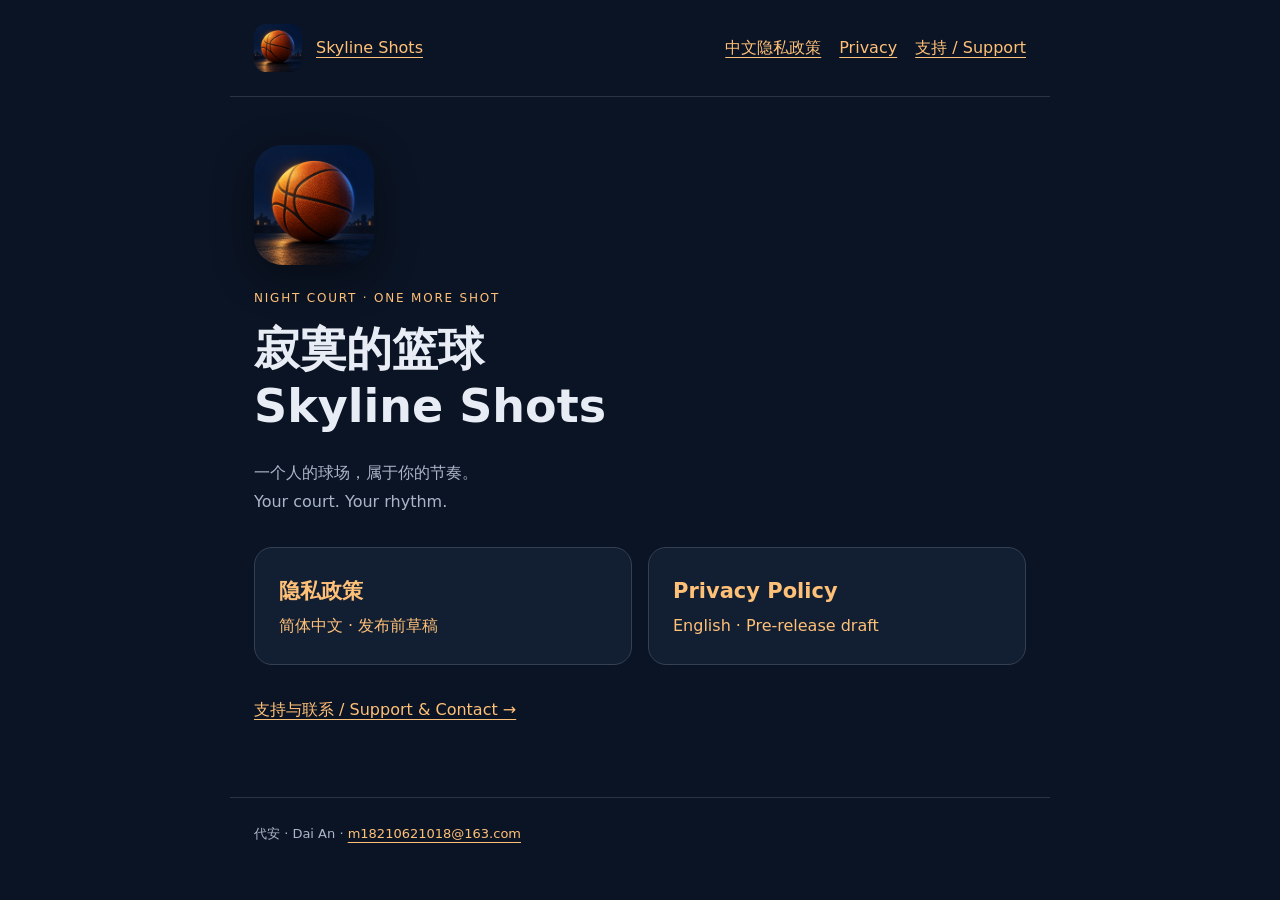
<file: index.html>
<!doctype html><html lang="zh-Hans"><head><meta charset="utf-8"><meta name="viewport" content="width=device-width,initial-scale=1"><meta name="color-scheme" content="dark"><meta name="description" content="Skyline Shots / 寂寞的篮球 — Privacy and Support"><title>寂寞的篮球 · 支持 · Skyline Shots</title><link rel="icon" href="assets/icon.png"><link rel="stylesheet" href="assets/style.css"></head><body><header><img src="assets/icon.png" alt=""><a href="index.html">Skyline Shots</a><nav aria-label="Navigation"><a href="privacy/zh/">中文隐私政策</a><a href="privacy/en/">Privacy</a><a href="support/">支持 / Support</a></nav></header><main><img class="hero" src="assets/icon.png" alt="寂寞的篮球 App 图标"><p class="eyebrow">NIGHT COURT · ONE MORE SHOT</p><h1>寂寞的篮球<br>Skyline Shots</h1><p class="muted">一个人的球场，属于你的节奏。<br>Your court. Your rhythm.</p><div class="cards"><a class="card" href="privacy/zh/"><strong>隐私政策</strong>简体中文 · 发布前草稿</a><a class="card" href="privacy/en/"><strong>Privacy Policy</strong>English · Pre-release draft</a></div><p><a href="support/">支持与联系 / Support & Contact →</a></p></main><footer>代安 · Dai An · <a href="mailto:m18210621018@163.com">m18210621018@163.com</a></footer></body></html>
</file>
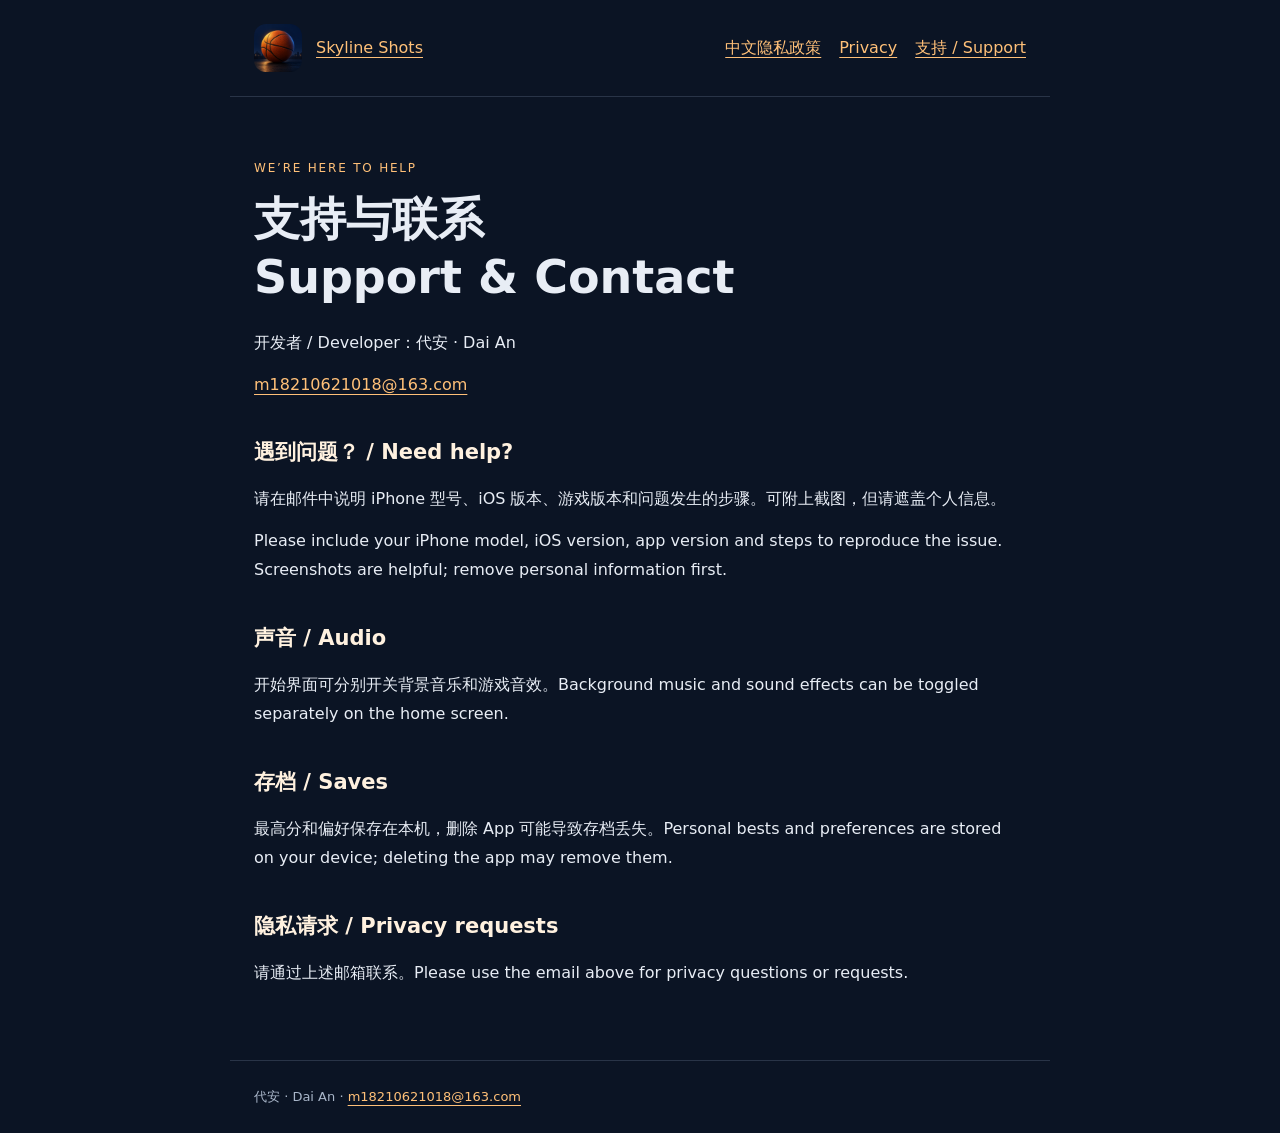
<file: support/index.html>
<!doctype html><html lang="zh-Hans"><head><meta charset="utf-8"><meta name="viewport" content="width=device-width,initial-scale=1"><meta name="color-scheme" content="dark"><meta name="description" content="Skyline Shots / 寂寞的篮球 — Privacy and Support"><title>支持 / Support · Skyline Shots</title><link rel="icon" href="../assets/icon.png"><link rel="stylesheet" href="../assets/style.css"></head><body><header><img src="../assets/icon.png" alt=""><a href="../index.html">Skyline Shots</a><nav aria-label="Navigation"><a href="../privacy/zh/">中文隐私政策</a><a href="../privacy/en/">Privacy</a><a href="../support/">支持 / Support</a></nav></header><main><p class="eyebrow">WE’RE HERE TO HELP</p><h1>支持与联系<br>Support & Contact</h1><p>开发者 / Developer：代安 · Dai An</p><p><a href="mailto:m18210621018@163.com">m18210621018@163.com</a></p><h2>遇到问题？ / Need help?</h2><p>请在邮件中说明 iPhone 型号、iOS 版本、游戏版本和问题发生的步骤。可附上截图，但请遮盖个人信息。</p><p>Please include your iPhone model, iOS version, app version and steps to reproduce the issue. Screenshots are helpful; remove personal information first.</p><h2>声音 / Audio</h2><p>开始界面可分别开关背景音乐和游戏音效。Background music and sound effects can be toggled separately on the home screen.</p><h2>存档 / Saves</h2><p>最高分和偏好保存在本机，删除 App 可能导致存档丢失。Personal bests and preferences are stored on your device; deleting the app may remove them.</p><h2>隐私请求 / Privacy requests</h2><p>请通过上述邮箱联系。Please use the email above for privacy questions or requests.</p></main><footer>代安 · Dai An · <a href="mailto:m18210621018@163.com">m18210621018@163.com</a></footer></body></html>
</file>
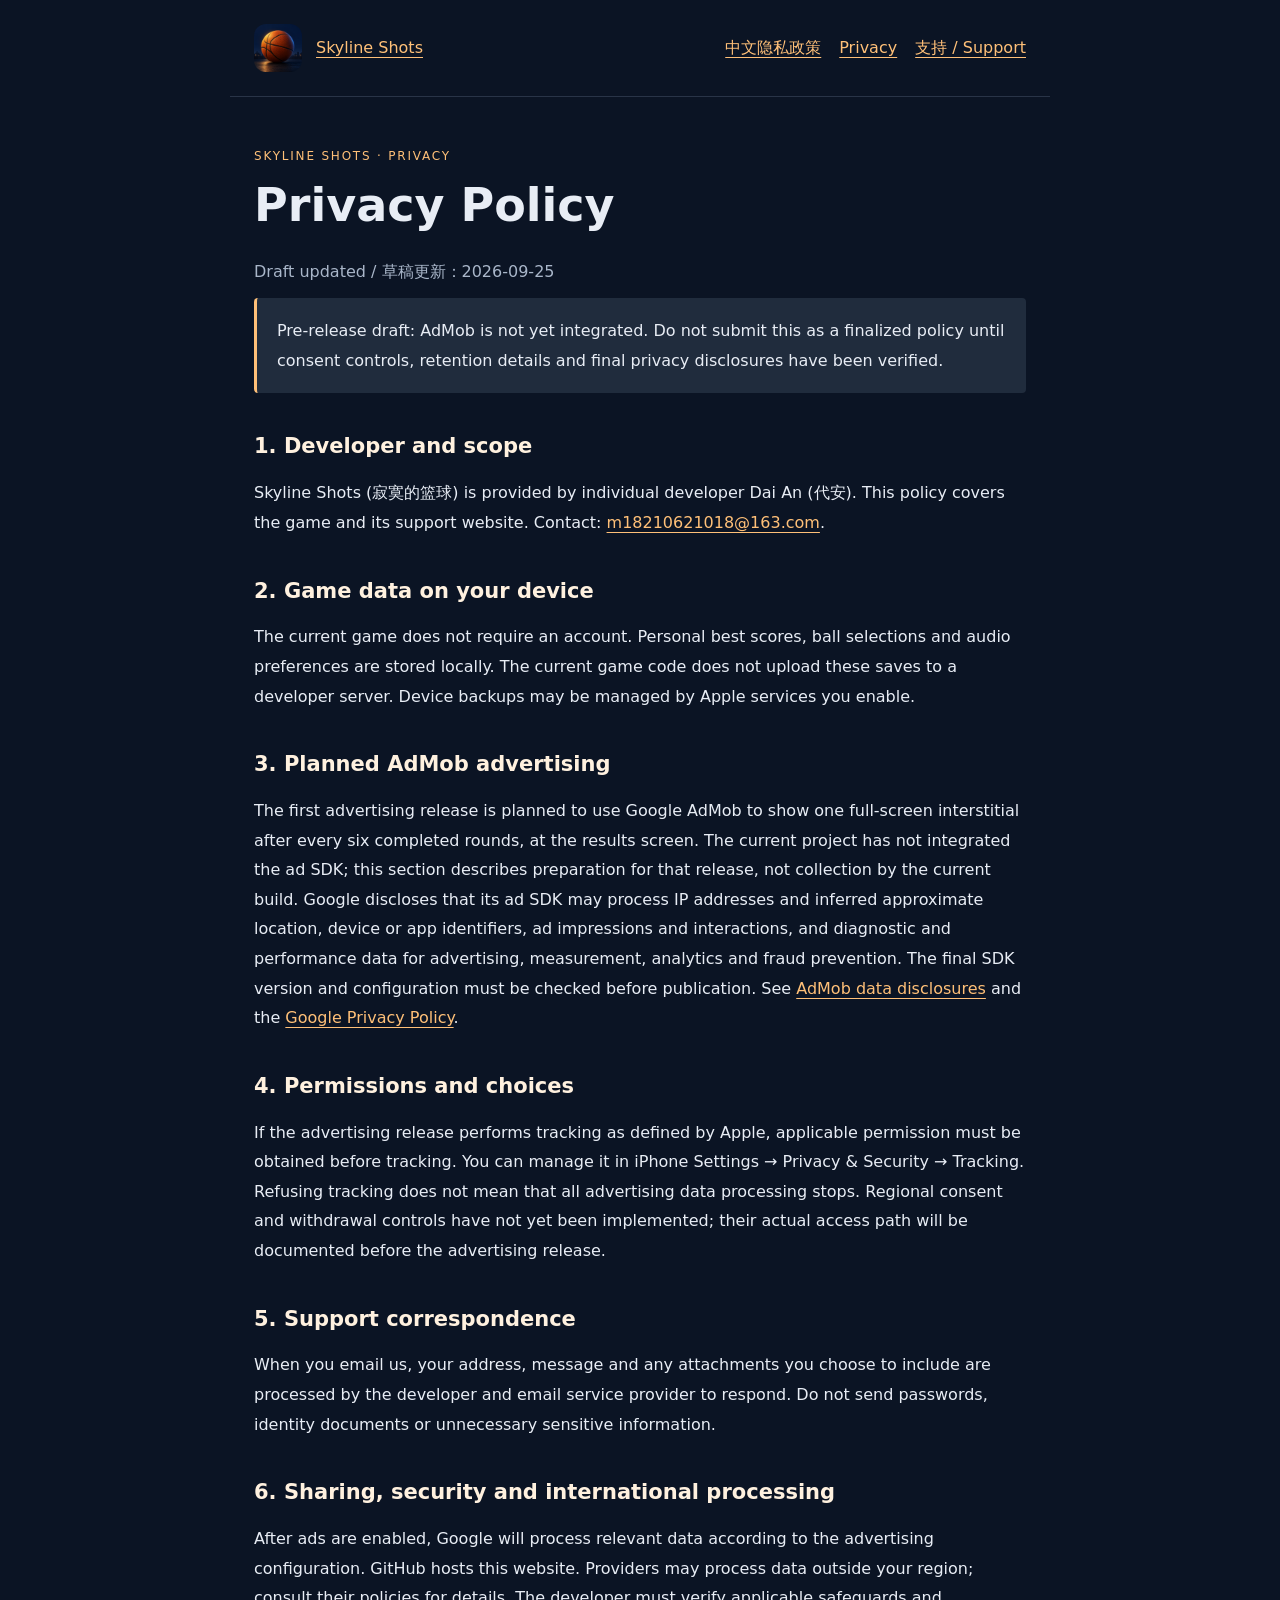
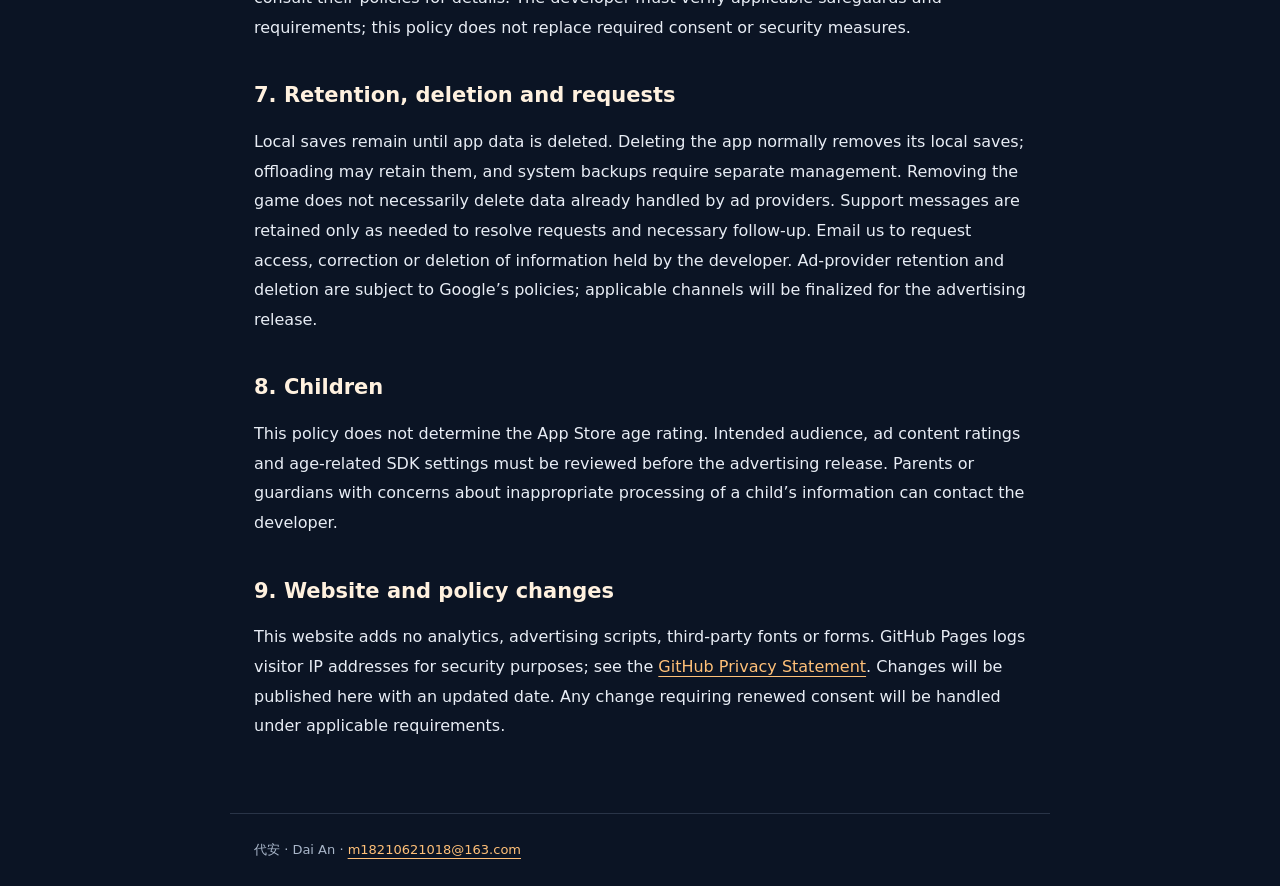
<file: privacy/en/index.html>
<!doctype html><html lang="en"><head><meta charset="utf-8"><meta name="viewport" content="width=device-width,initial-scale=1"><meta name="color-scheme" content="dark"><meta name="description" content="Skyline Shots / 寂寞的篮球 — Privacy and Support"><title>Privacy Policy · Skyline Shots</title><link rel="icon" href="../../assets/icon.png"><link rel="stylesheet" href="../../assets/style.css"></head><body><header><img src="../../assets/icon.png" alt=""><a href="../../index.html">Skyline Shots</a><nav aria-label="Navigation"><a href="../../privacy/zh/">中文隐私政策</a><a href="../../privacy/en/">Privacy</a><a href="../../support/">支持 / Support</a></nav></header><main><div class="eyebrow">SKYLINE SHOTS · PRIVACY</div><h1>Privacy Policy</h1><p class="muted">Draft updated / 草稿更新：2026-09-25</p><aside class="notice">Pre-release draft: AdMob is not yet integrated. Do not submit this as a finalized policy until consent controls, retention details and final privacy disclosures have been verified.</aside><section><h2>1. Developer and scope</h2><p>Skyline Shots (寂寞的篮球) is provided by individual developer Dai An (代安). This policy covers the game and its support website. Contact: <a href="mailto:m18210621018@163.com">m18210621018@163.com</a>.</p></section><section><h2>2. Game data on your device</h2><p>The current game does not require an account. Personal best scores, ball selections and audio preferences are stored locally. The current game code does not upload these saves to a developer server. Device backups may be managed by Apple services you enable.</p></section><section><h2>3. Planned AdMob advertising</h2><p>The first advertising release is planned to use Google AdMob to show one full-screen interstitial after every six completed rounds, at the results screen. The current project has not integrated the ad SDK; this section describes preparation for that release, not collection by the current build. Google discloses that its ad SDK may process IP addresses and inferred approximate location, device or app identifiers, ad impressions and interactions, and diagnostic and performance data for advertising, measurement, analytics and fraud prevention. The final SDK version and configuration must be checked before publication. See <a href="https://developers.google.com/admob/ios/privacy/data-disclosure">AdMob data disclosures</a> and the <a href="https://policies.google.com/privacy?hl=en">Google Privacy Policy</a>.</p></section><section><h2>4. Permissions and choices</h2><p>If the advertising release performs tracking as defined by Apple, applicable permission must be obtained before tracking. You can manage it in iPhone Settings → Privacy & Security → Tracking. Refusing tracking does not mean that all advertising data processing stops. Regional consent and withdrawal controls have not yet been implemented; their actual access path will be documented before the advertising release.</p></section><section><h2>5. Support correspondence</h2><p>When you email us, your address, message and any attachments you choose to include are processed by the developer and email service provider to respond. Do not send passwords, identity documents or unnecessary sensitive information.</p></section><section><h2>6. Sharing, security and international processing</h2><p>After ads are enabled, Google will process relevant data according to the advertising configuration. GitHub hosts this website. Providers may process data outside your region; consult their policies for details. The developer must verify applicable safeguards and requirements; this policy does not replace required consent or security measures.</p></section><section><h2>7. Retention, deletion and requests</h2><p>Local saves remain until app data is deleted. Deleting the app normally removes its local saves; offloading may retain them, and system backups require separate management. Removing the game does not necessarily delete data already handled by ad providers. Support messages are retained only as needed to resolve requests and necessary follow-up. Email us to request access, correction or deletion of information held by the developer. Ad-provider retention and deletion are subject to Google’s policies; applicable channels will be finalized for the advertising release.</p></section><section><h2>8. Children</h2><p>This policy does not determine the App Store age rating. Intended audience, ad content ratings and age-related SDK settings must be reviewed before the advertising release. Parents or guardians with concerns about inappropriate processing of a child’s information can contact the developer.</p></section><section><h2>9. Website and policy changes</h2><p>This website adds no analytics, advertising scripts, third-party fonts or forms. GitHub Pages logs visitor IP addresses for security purposes; see the <a href="https://docs.github.com/en/site-policy/privacy-policies/github-general-privacy-statement">GitHub Privacy Statement</a>. Changes will be published here with an updated date. Any change requiring renewed consent will be handled under applicable requirements.</p></section></main><footer>代安 · Dai An · <a href="mailto:m18210621018@163.com">m18210621018@163.com</a></footer></body></html>
</file>
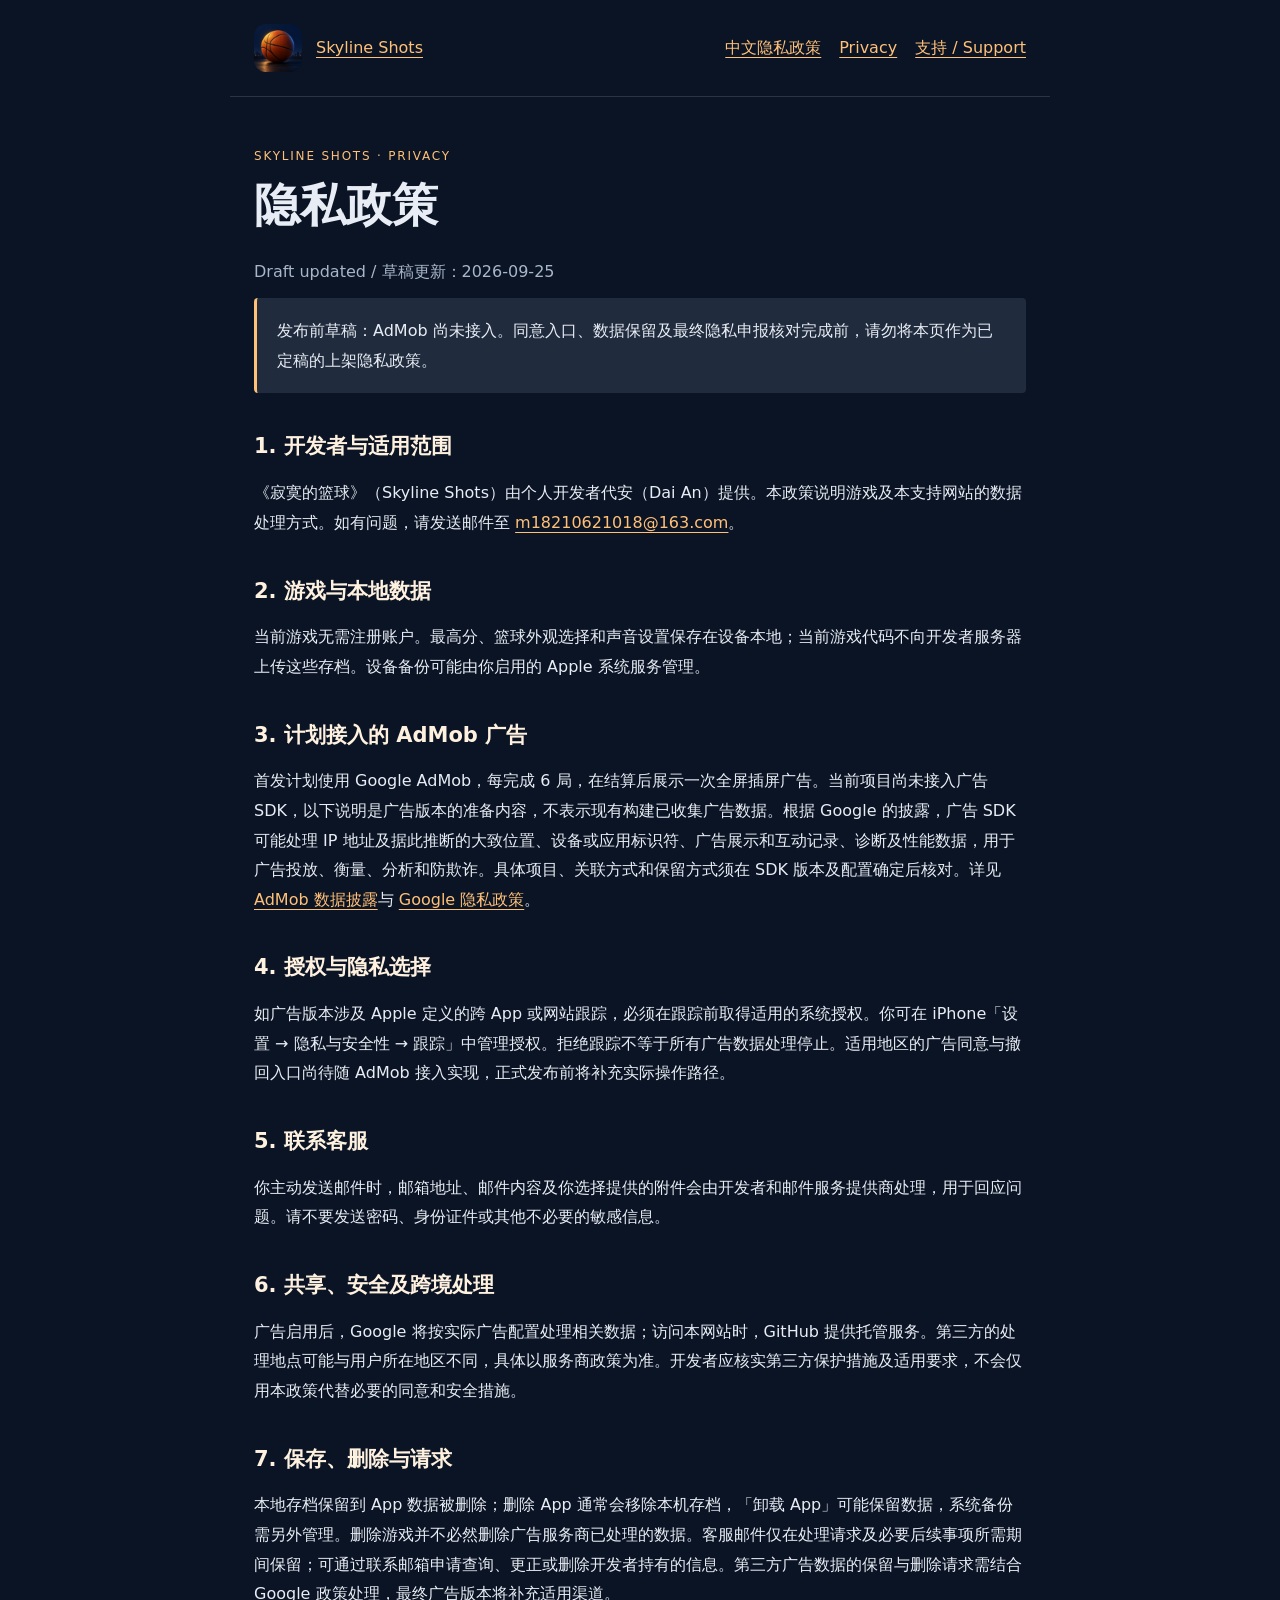
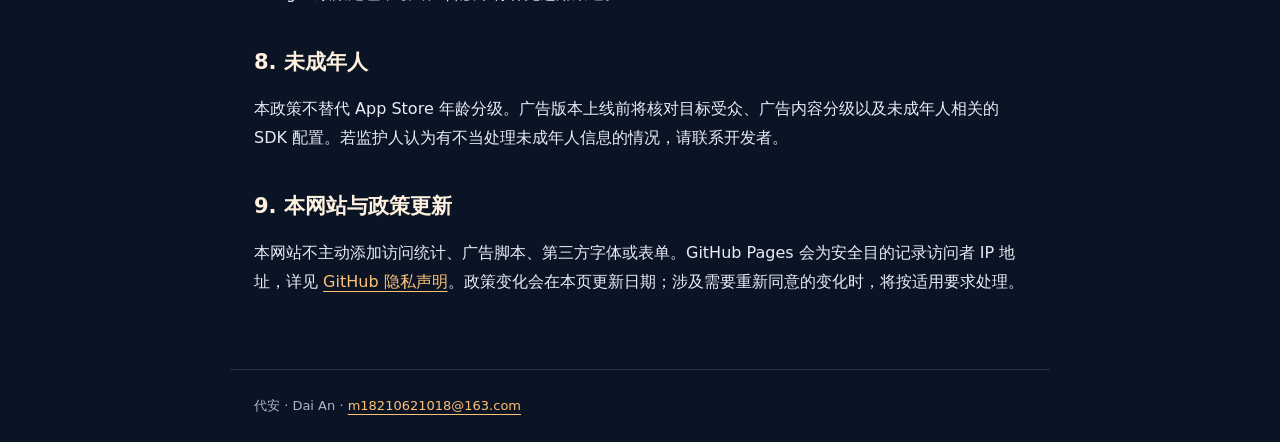
<file: privacy/zh/index.html>
<!doctype html><html lang="zh-Hans"><head><meta charset="utf-8"><meta name="viewport" content="width=device-width,initial-scale=1"><meta name="color-scheme" content="dark"><meta name="description" content="Skyline Shots / 寂寞的篮球 — Privacy and Support"><title>隐私政策 · Skyline Shots</title><link rel="icon" href="../../assets/icon.png"><link rel="stylesheet" href="../../assets/style.css"></head><body><header><img src="../../assets/icon.png" alt=""><a href="../../index.html">Skyline Shots</a><nav aria-label="Navigation"><a href="../../privacy/zh/">中文隐私政策</a><a href="../../privacy/en/">Privacy</a><a href="../../support/">支持 / Support</a></nav></header><main><div class="eyebrow">SKYLINE SHOTS · PRIVACY</div><h1>隐私政策</h1><p class="muted">Draft updated / 草稿更新：2026-09-25</p><aside class="notice">发布前草稿：AdMob 尚未接入。同意入口、数据保留及最终隐私申报核对完成前，请勿将本页作为已定稿的上架隐私政策。</aside><section><h2>1. 开发者与适用范围</h2><p>《寂寞的篮球》（Skyline Shots）由个人开发者代安（Dai An）提供。本政策说明游戏及本支持网站的数据处理方式。如有问题，请发送邮件至 <a href="mailto:m18210621018@163.com">m18210621018@163.com</a>。</p></section><section><h2>2. 游戏与本地数据</h2><p>当前游戏无需注册账户。最高分、篮球外观选择和声音设置保存在设备本地；当前游戏代码不向开发者服务器上传这些存档。设备备份可能由你启用的 Apple 系统服务管理。</p></section><section><h2>3. 计划接入的 AdMob 广告</h2><p>首发计划使用 Google AdMob，每完成 6 局，在结算后展示一次全屏插屏广告。当前项目尚未接入广告 SDK，以下说明是广告版本的准备内容，不表示现有构建已收集广告数据。根据 Google 的披露，广告 SDK 可能处理 IP 地址及据此推断的大致位置、设备或应用标识符、广告展示和互动记录、诊断及性能数据，用于广告投放、衡量、分析和防欺诈。具体项目、关联方式和保留方式须在 SDK 版本及配置确定后核对。详见 <a href="https://developers.google.com/admob/ios/privacy/data-disclosure">AdMob 数据披露</a>与 <a href="https://policies.google.com/privacy?hl=zh-CN">Google 隐私政策</a>。</p></section><section><h2>4. 授权与隐私选择</h2><p>如广告版本涉及 Apple 定义的跨 App 或网站跟踪，必须在跟踪前取得适用的系统授权。你可在 iPhone「设置 → 隐私与安全性 → 跟踪」中管理授权。拒绝跟踪不等于所有广告数据处理停止。适用地区的广告同意与撤回入口尚待随 AdMob 接入实现，正式发布前将补充实际操作路径。</p></section><section><h2>5. 联系客服</h2><p>你主动发送邮件时，邮箱地址、邮件内容及你选择提供的附件会由开发者和邮件服务提供商处理，用于回应问题。请不要发送密码、身份证件或其他不必要的敏感信息。</p></section><section><h2>6. 共享、安全及跨境处理</h2><p>广告启用后，Google 将按实际广告配置处理相关数据；访问本网站时，GitHub 提供托管服务。第三方的处理地点可能与用户所在地区不同，具体以服务商政策为准。开发者应核实第三方保护措施及适用要求，不会仅用本政策代替必要的同意和安全措施。</p></section><section><h2>7. 保存、删除与请求</h2><p>本地存档保留到 App 数据被删除；删除 App 通常会移除本机存档，「卸载 App」可能保留数据，系统备份需另外管理。删除游戏并不必然删除广告服务商已处理的数据。客服邮件仅在处理请求及必要后续事项所需期间保留；可通过联系邮箱申请查询、更正或删除开发者持有的信息。第三方广告数据的保留与删除请求需结合 Google 政策处理，最终广告版本将补充适用渠道。</p></section><section><h2>8. 未成年人</h2><p>本政策不替代 App Store 年龄分级。广告版本上线前将核对目标受众、广告内容分级以及未成年人相关的 SDK 配置。若监护人认为有不当处理未成年人信息的情况，请联系开发者。</p></section><section><h2>9. 本网站与政策更新</h2><p>本网站不主动添加访问统计、广告脚本、第三方字体或表单。GitHub Pages 会为安全目的记录访问者 IP 地址，详见 <a href="https://docs.github.com/en/site-policy/privacy-policies/github-general-privacy-statement">GitHub 隐私声明</a>。政策变化会在本页更新日期；涉及需要重新同意的变化时，将按适用要求处理。</p></section></main><footer>代安 · Dai An · <a href="mailto:m18210621018@163.com">m18210621018@163.com</a></footer></body></html>
</file>
<file: assets/style.css>
*{box-sizing:border-box}html{color-scheme:dark}body{margin:0;background:#0b1424;color:#e8edf5;font:16px/1.85 system-ui,-apple-system,BlinkMacSystemFont,"Segoe UI",sans-serif}a{color:#ffc078;text-underline-offset:4px}a:focus-visible{outline:3px solid #ffc078;outline-offset:5px}header,main,footer{max-width:820px;margin:auto;padding:24px}header{display:flex;align-items:center;gap:14px;border-bottom:1px solid #293447}header img{width:48px;height:48px;border-radius:12px}nav{margin-left:auto;display:flex;gap:18px;flex-wrap:wrap}main{padding-top:48px;padding-bottom:60px}h1{font-size:clamp(30px,6vw,46px);line-height:1.25;margin:10px 0 22px}h2{font-size:21px;margin:34px 0 10px;color:#fff1df}p{margin:12px 0}.muted,footer{color:#a9b6c9}.eyebrow{color:#ffc078;font-size:12px;letter-spacing:.15em}.notice{padding:18px 20px;background:#202c3d;border-left:3px solid #ffc078;border-radius:4px}.cards{display:grid;grid-template-columns:1fr 1fr;gap:16px;margin:30px 0}.card{padding:24px;border:1px solid #344155;border-radius:18px;background:#121f32;text-decoration:none}.card strong{display:block;font-size:21px}.hero{width:120px;border-radius:28px;box-shadow:0 12px 40px #0006}footer{border-top:1px solid #293447;font-size:13px}@media(max-width:520px){header{flex-wrap:wrap}nav{margin-left:0;width:100%}.cards{grid-template-columns:1fr}main{padding-top:28px}}
</file>
